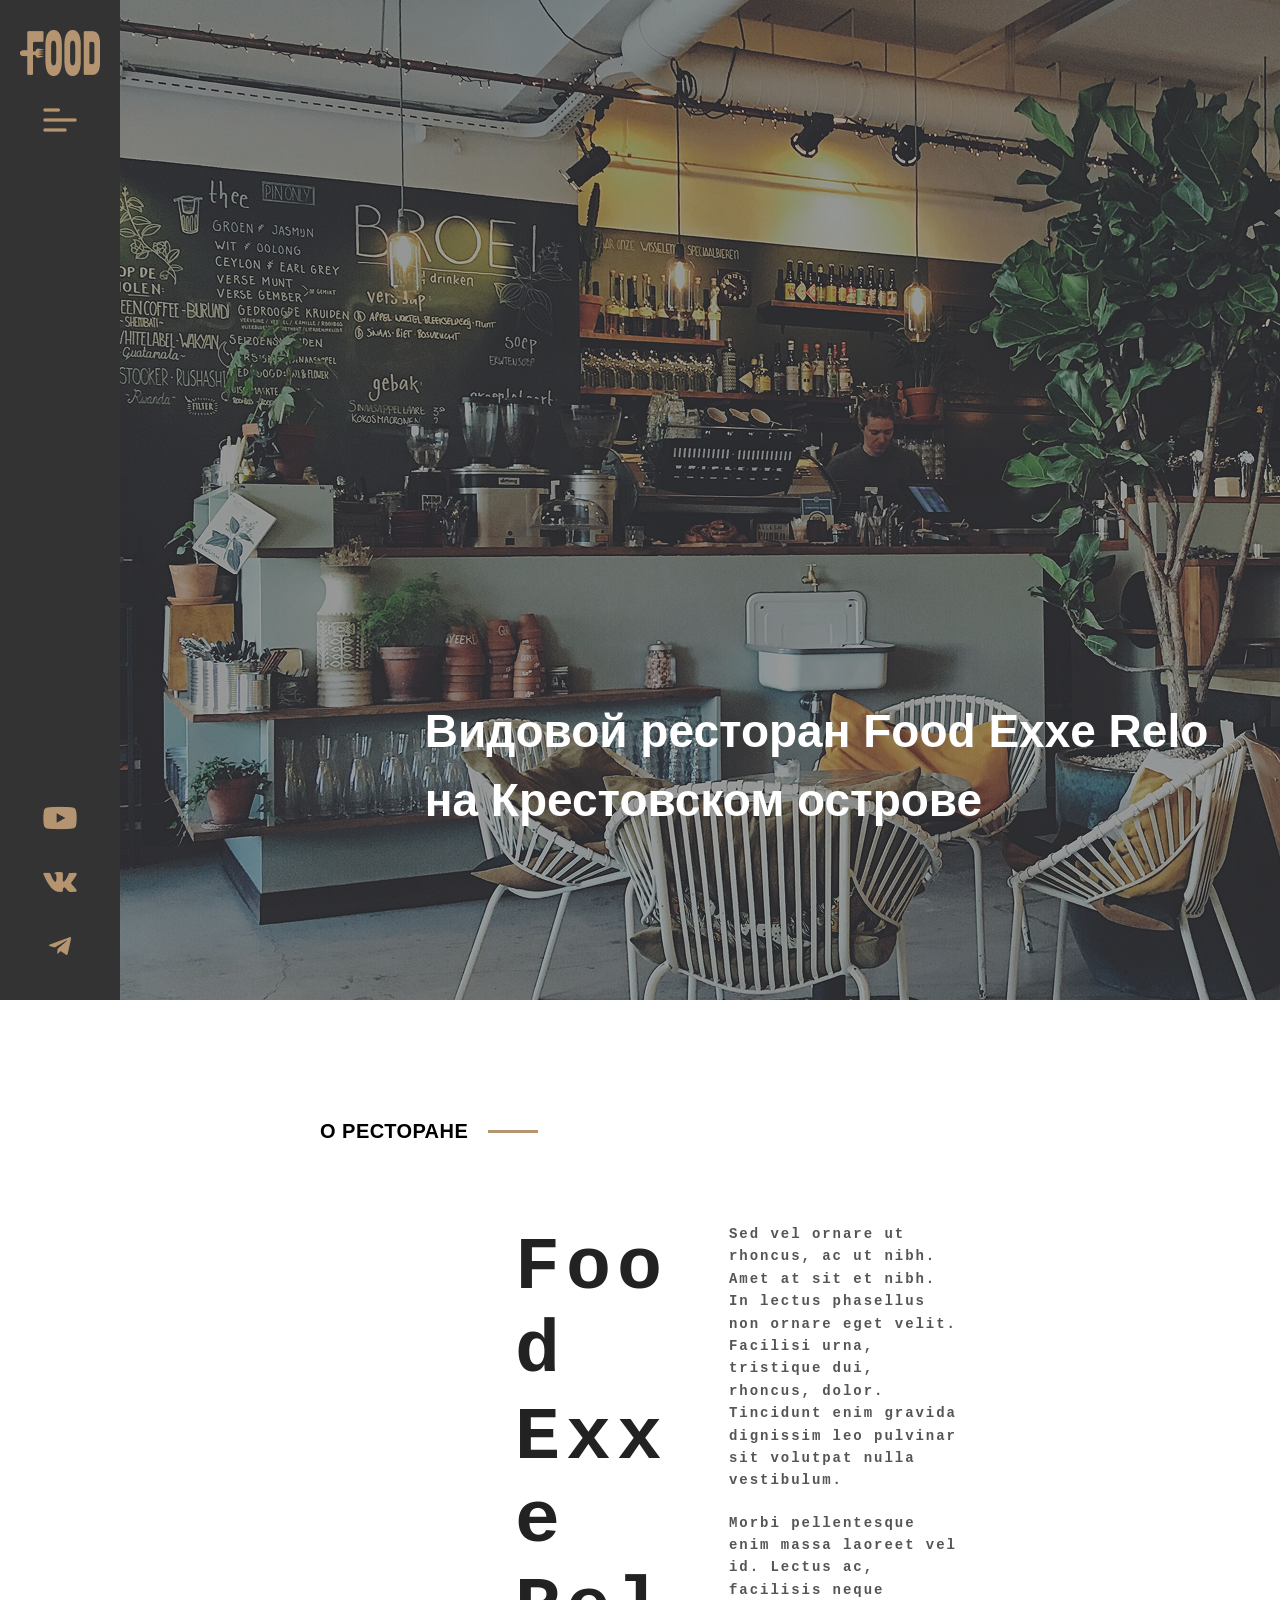
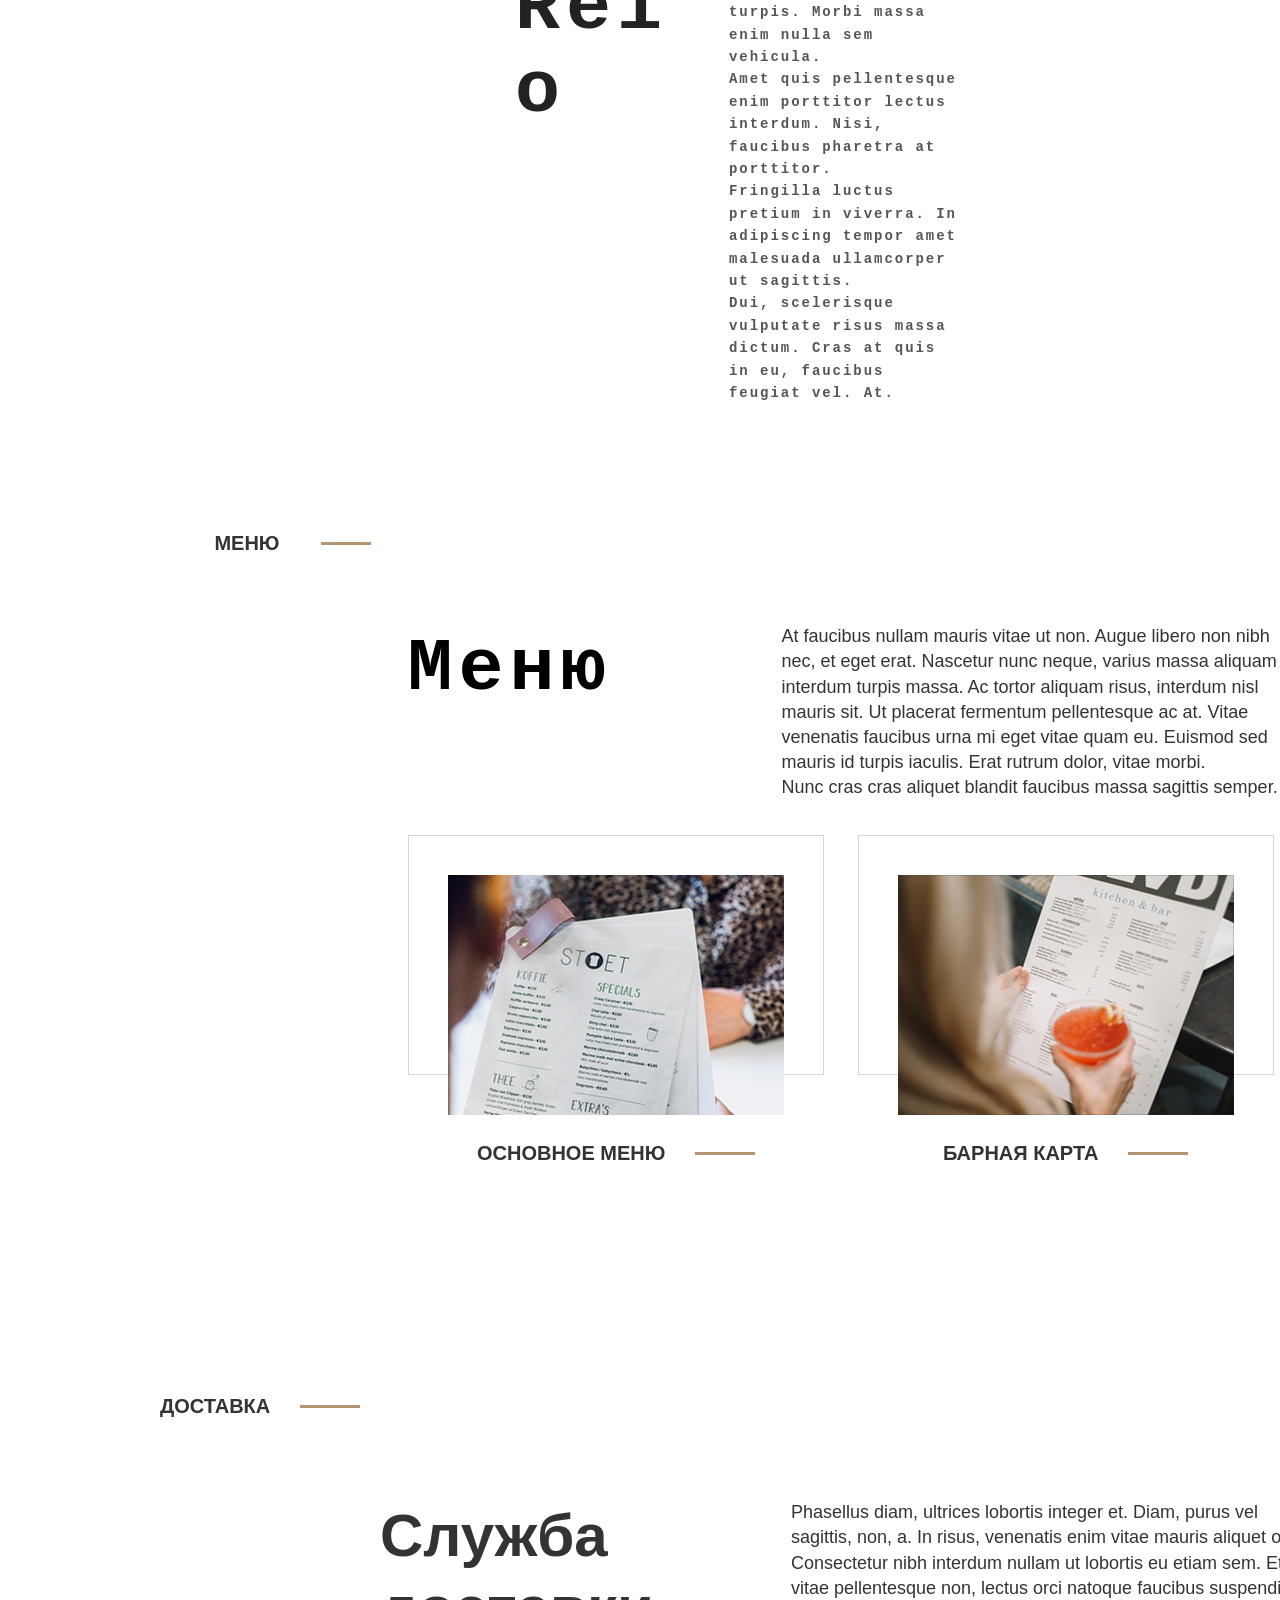
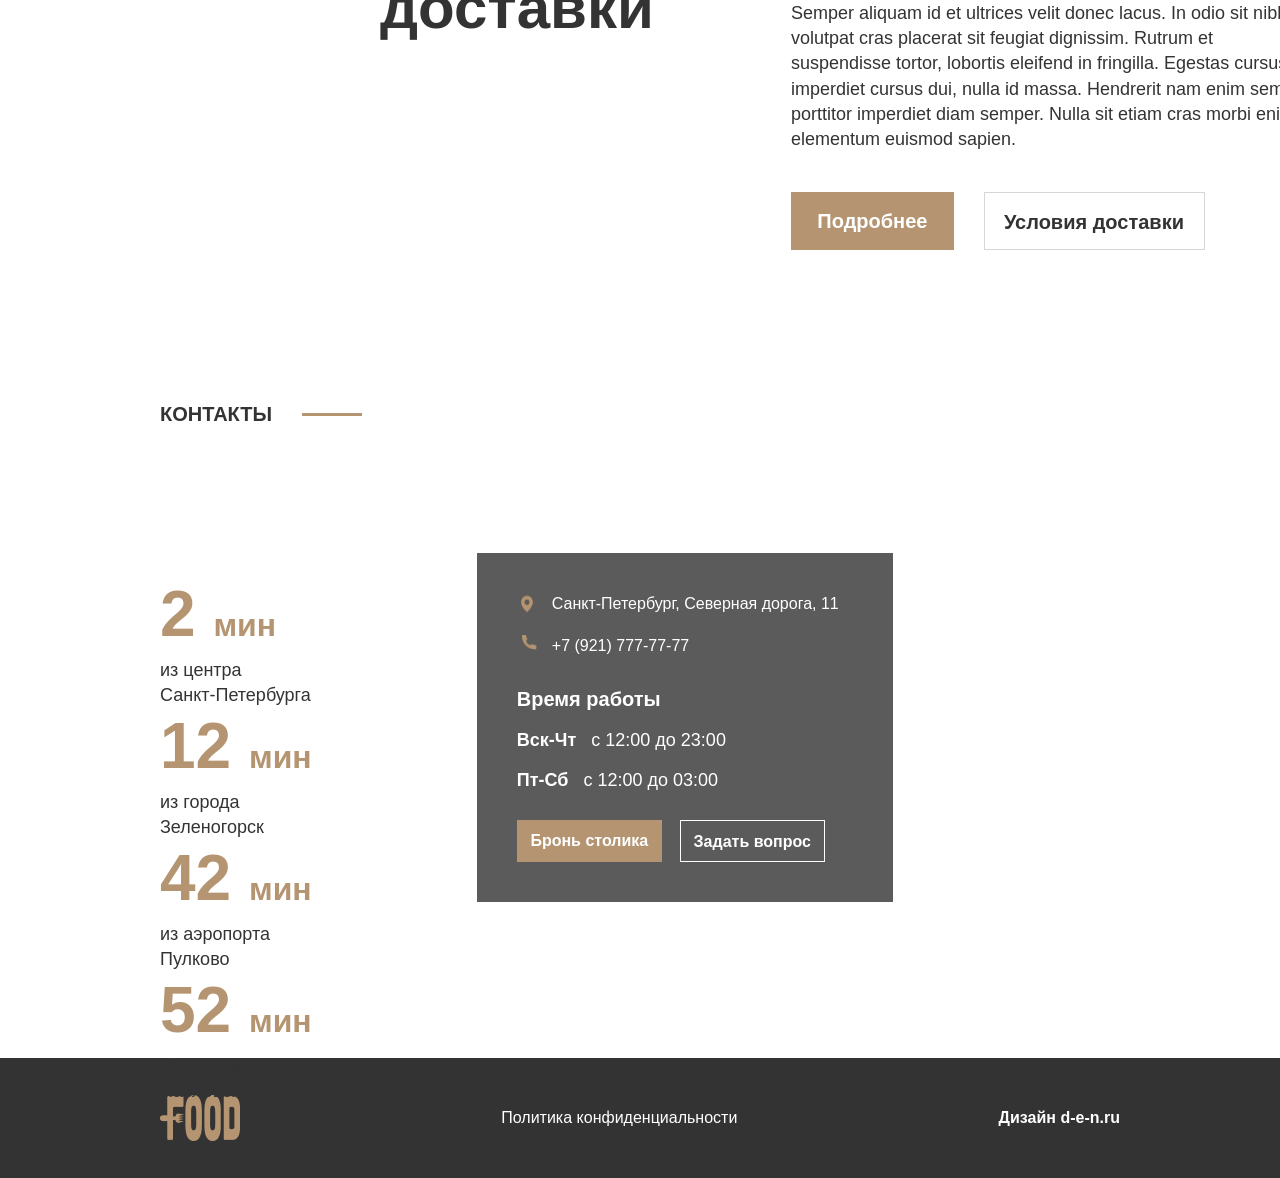
<file: index.html>
<!DOCTYPE html>
<html lang="en">
<head>
    <meta charset="UTF-8">
    <meta name="viewport" content="width=device-width, initial-scale=1.0">
    <title>restaurant</title>
    <link rel="stylesheet" href="style.css">
</head>
<body>
    <main>
    <section class="section_1">
        <section class="section_1_left">
            <div class="section_1_left_top">
                <a href=""><img src="asserts/logo.png" alt=""></a>
                <a href=""><img src="asserts/gg_menu_left.png" alt="" class="icons"></a>
            </div>
            <div class="section_1_left_bottom">
                <a href=""><img src="asserts/soc_icons1.png" alt="" class="icons"></a>
                <a href=""><img src="asserts/soc_icons2.png" alt="" class="icons"></a>
                <a href=""><img src="asserts/soc_icons3.png" alt="" class="icons"></a>
            </div>
        </section>
        <header class="header">
            <nav class="header_nav">
                <ul>
                    <li><a href="menu.html">Меню</a></li>
                    <li><a href="">Доставка</a></li>
                    <li><a href="">Оплата</a></li>
                </ul>
                <button class="button">Бронь столика</button>
            </nav>
        </header>
        <div class="text_container">
            <h1>Видовой ресторан Food Exxe Relo <br>на Крестовском острове</h1>
        </div>
    </section>
    <!-- <section class="section_2">
        <div class="section_2_container">
            <div class="section_2_header">
                <p class="section_2_label">О РЕСТОРАНЕ</p>
                <img src="asserts/Rectangle 37.png" alt="" class="section_2_line">
            </div>
            <div class="section_2_content">
                <h2 class="section_2_title">
                    Food <br>
                    Exxe <br>
                    Relo <br>
                </h2>
                <div class="section_2_text">
                    <p>Sed vel ornare ut rhoncus, ac ut nibh. Amet at sit et nibh. In lectus phasellus non ornare eget velit. Facilisi urna, tristique dui, rhoncus, dolor. Tincidunt enim gravida dignissim leo pulvinar sit volutpat nulla vestibulum.</p>
                    <p>Morbi pellentesque enim massa laoreet vel id. Lectus ac, facilisis neque turpis. Morbi massa enim nulla sem vehicula. Amet quis pellentesque enim porttitor lectus interdum. Nisi, faucibus pharetra at porttitor. Fringilla luctus pretium in viverra. In adipiscing tempor amet malesuada ullamcorper ut sagittis. Dui, scelerisque vulputate risus massa dictum. Cras at quis in eu, faucibus feugiat vel. At.</p>
                </div>
            </div>
        </div>
    </section> -->
    <section class="section_2">
        <div class="section_2_container">
            <div class="section_2_header">
                <p class="section_2_label">О РЕСТОРАНЕ</p>
                <img src="asserts/Rectangle 37.png" alt="" class="section_2_line">
            </div>
            <div class="section_2_content">
                <h2 class="section_2_title">
                    <div class="fx-focus" role="img" aria-label="FOCUS"><b aria-hidden="true" style="--i:0">F</b><b aria-hidden="true" style="--i:1">o</b><b aria-hidden="true" style="--i:2">o</b><b aria-hidden="true" style="--i:3">d</b></div>
                    <div class="fx-focus" role="img" aria-label="FOCUS"><b aria-hidden="true" style="--i:0">E</b><b aria-hidden="true" style="--i:1">x</b><b aria-hidden="true" style="--i:2">x</b><b aria-hidden="true" style="--i:3">e</b></div>
                    <div class="fx-focus" role="img" aria-label="FOCUS"><b aria-hidden="true" style="--i:0">R</b><b aria-hidden="true" style="--i:1">e</b><b aria-hidden="true" style="--i:2">l</b><b aria-hidden="true" style="--i:3">o</b></div>
                </h2>
                <div class="section_2_text">
                    <div class="fx-smoke" role="img" aria-label="SMOKE"><b aria-hidden="true" style="--i:0">Sed vel ornare ut rhoncus, ac ut nibh. Amet at sit et nibh. In lectus phasellus non ornare eget velit.</b><b aria-hidden="true" style="--i:1">Facilisi urna, tristique dui, rhoncus, dolor.</b><b aria-hidden="true" style="--i:2">Tincidunt enim gravida dignissim leo pulvinar sit volutpat nulla vestibulum.</b></div>
                    <div class="fx-smoke" role="img" aria-label="SMOKE"><b aria-hidden="true" style="--i:3">Morbi pellentesque enim massa laoreet vel id. Lectus ac, facilisis neque turpis. Morbi massa enim nulla sem vehicula.</b><b aria-hidden="true" style="--i:4">Amet quis pellentesque enim porttitor lectus interdum. Nisi, faucibus pharetra at porttitor.</b><b aria-hidden="true" style="--i:5">Fringilla luctus pretium in viverra. In adipiscing tempor amet malesuada ullamcorper ut sagittis.</b><b aria-hidden="true" style="--i:6">Dui, scelerisque vulputate risus massa dictum. Cras at quis in eu, faucibus feugiat vel. At.</b></div>  
                </div>
            </div>
        </div>
    </section>

    <section class="section_3">
        <section class="section_3_container">
            <section class="section_3_container_info">
                <div class="section_3_container_info_top">
                    <p class="section_3_container_info_p">МЕНЮ</p>
                    <img src="asserts/Rectangle 37.png" alt="">
                </div>
                <section class="section_3_container_text">
                    <section class="section_3_container_text_midle">
                        <!-- <h3>Меню</h3> --><div class="fx_focus" role="img" aria-label="FOCUS"><b aria-hidden="true" style="--i:0">М</b><b aria-hidden="true" style="--i:1">е</b><b aria-hidden="true" style="--i:2">н</b><b aria-hidden="true" style="--i:3">ю</b></div>
                        <p><span>At faucibus nullam mauris vitae ut non. Augue libero non nibh nec, 
                et eget erat. Nascetur nunc neque, varius massa aliquam interdum 
                turpis massa. Ac tortor aliquam risus, interdum nisl mauris sit. Ut 
                placerat fermentum pellentesque ac at. Vitae venenatis faucibus 
                urna mi eget vitae quam eu. Euismod sed mauris id turpis iaculis. Erat 
                rutrum dolor, vitae morbi.</span> <span>Nunc cras cras aliquet blandit faucibus massa sagittis semper.</span></p>
                    </section>
                    <section class="section_3_container_info_bottom">
                        <div class="section_3_left_bottom_card">
                            <img src="asserts/Group 22.png" alt="">
                            <div>
                                <p>ОСНОВНОЕ МЕНЮ</p>
                                <img src="asserts/Rectangle 37.png" alt="">
                            </div>
                        </div>
                        <div class="section_3_left_bottom_card">
                            <img src="asserts/Group 21.png" alt="">
                            <div>
                                <p>БАРНАЯ КАРТА</p>
                                <img src="asserts/Rectangle 37.png" alt="">
                            </div>
                        </div>
                    </section>
                </section>
            </section>
        </section>
    </section>

    <section class="section_4">
      <section class="section_4_conatainer">
        <section class="section_4_conatainer_info">
          <div class="section_4_conatainer_info_top">
            <p>доставка</p>
            <img src="/asserts/Rectangle 37.png" alt="">
          </div>
          <section class="section_4_conatainer_left_text">
            <h2>Служба доставки</h2>
            <section class="section_4_conatainer_right_text">
              <p>
                Phasellus diam, ultrices lobortis integer et. Diam, purus vel sagittis, 
                non, a. In risus, venenatis enim vitae mauris aliquet orci. Consectetur 
                nibh interdum nullam ut lobortis eu etiam sem. Et in vitae 
                pellentesque non, lectus orci natoque faucibus suspendisse. Semper 
                aliquam id et ultrices velit donec lacus. In odio sit nibh volutpat cras 
                placerat sit feugiat dignissim. Rutrum et suspendisse tortor, lobortis 
                eleifend in fringilla. Egestas cursus imperdiet cursus dui, nulla id 
                massa. Hendrerit nam enim semper porttitor imperdiet diam semper. 
                Nulla sit etiam cras morbi enim elementum euismod sapien.
              </p>
              <div class="section_4_conatainer_text_button">
                <button class="section_4_button1">Подробнее</button>
                <button class="section_4_button2">Условия доставки</button>
              </div>
            </section>
          </section>
        </section>
      </section>
    </section>

     <section class="section_5">
      <section class="section_5_conatainer">
        <section class="section_5_conatainer_info">
          <div class="section_5_conatainer_info_top">
            <p>контакты</p>
            <img src="asserts/Rectangle 37.png" alt="">
          </div>  
          <section class="section_5_conatainer_info_bottom">
            <div class="cards_time">
              <div class="card_time">
                <h2 class="time">2 <span>мин</span></h2>
                <p>из центра <br> Санкт-Петербурга</p>
              </div>
              <div class="card_time">
                <h2 class="time">12 <span>мин</span></h2>
                <p>из города <br> Зеленогорск</p>
              </div>
              <div class="card_time">
                <h2 class="time">42 <span>мин</span></h2>
                <p>из аэропорта <br> Пулково</p>
              </div>
              <div class="card_time">
                <h2 class="time">52 <span>мин</span></h2>
                <p>из города <br> Павловск</p>
              </div>
            </div>
            <iframe src="https://www.google.com/maps/embed?pb=!1m18!1m12!1m3!1d4613.197405998604!2d20.505691520748904!3d54.68149132976182!2m3!1f0!2f0!3f0!3m2!1i1024!2i768!4f13.1!3m3!1m2!1s0x46e33e00340bcaed%3A0x884fb8f41d3d61b8!2z0JHQuNC30L3QtdGBLdC60L7Qu9C70LXQtNC2!5e0!3m2!1sru!2sru!4v1792401359193!5m2!1sru!2sru" width="746" height="450" style="border:0;" allowfullscreen="" loading="lazy" referrerpolicy="strict-origin-when-cross-origin"></iframe>
            <div class="card_info">
              <div class="card_info_container">
                <div class="card_info_top">
                  <div>
                    <img src="asserts/ci_location.png" alt="">
                    <p>Санкт-Петербург, Северная дорога, 11</p>
                  </div>
                  <div class="vector1_bottom">
                    <img class="vector1" src="asserts/Vector.png" alt="">
                    <p>+7 (921) 777-77-77</p>
                  </div>
                </div>
                  <div class="card_info_medium">
                    <p class="time1">Время работы</p>
                    <p class="time2">Вск-Чт <span>с 12:00 до 23:00</span></p>
                    <p class="time2">Пт-Сб<span>с 12:00 до 03:00</span></p>
                  </div>
                  <div class="card_info_bottom">
                    <button class="card_info_bottom_btn1">Бронь столика</button>
                    <button class="card_info_bottom_btn2">Задать вопрос</button>
                  </div>
              </div>
            </div>
          </section>
        </section>
      </section>
    </section>
</main>
    <footer>
    <section class="footer_container">
      <img src="asserts/logo.png" alt="">
      <p class="footer_p1">Политика конфиденциальности</p>
      <p class="footer_p2">Дизайн d-e-n.ru</p>
    </section>
  </footer>
<script>
  document.addEventListener("DOMContentLoaded", () => {
    // Находим все элементы, к которым применяется анимация
    // Замените селектор на тот, который подходит под вашу структуру (например, '.fx-smoke b')
    const elements = document.querySelectorAll('.fx-smoke b');

    // Настраиваем наблюдатель
    const observer = new IntersectionObserver((entries, observer) => {
        entries.forEach(entry => {
            // Если элемент появился в зоне видимости
            if (entry.isIntersecting) {
                // Добавляем класс, запускающий анимацию
                entry.target.classList.add('is-visible');
                
                // Отключаем наблюдение за этим элементом, 
                // чтобы анимация не запускалась повторно при скролле туда-сюда
                observer.unobserve(entry.target);
            }
        });
    }, {
        threshold: 0.1 // Сработает, когда элемент покажется на 10%
    });

    // Запускаем наблюдение за каждым элементом
    elements.forEach(el => observer.observe(el));
});
</script>
</body>
</html>
</file>
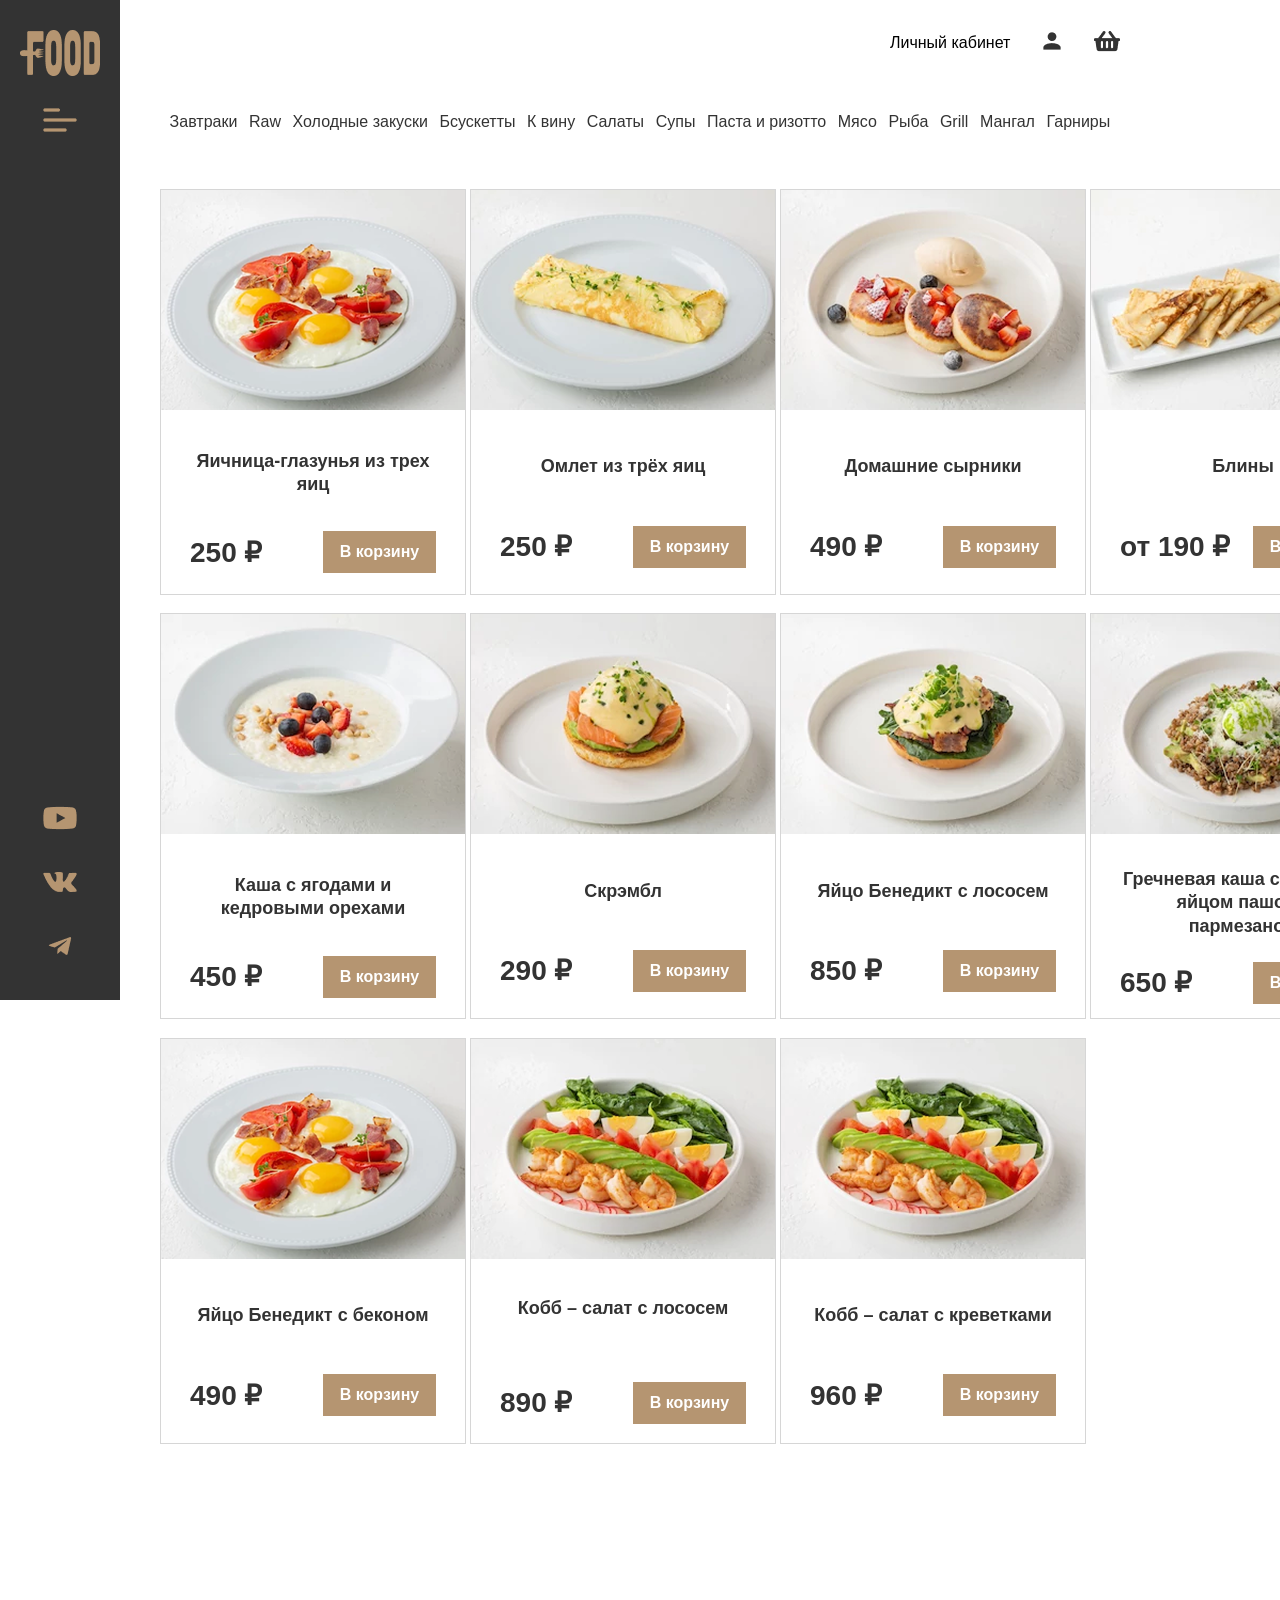
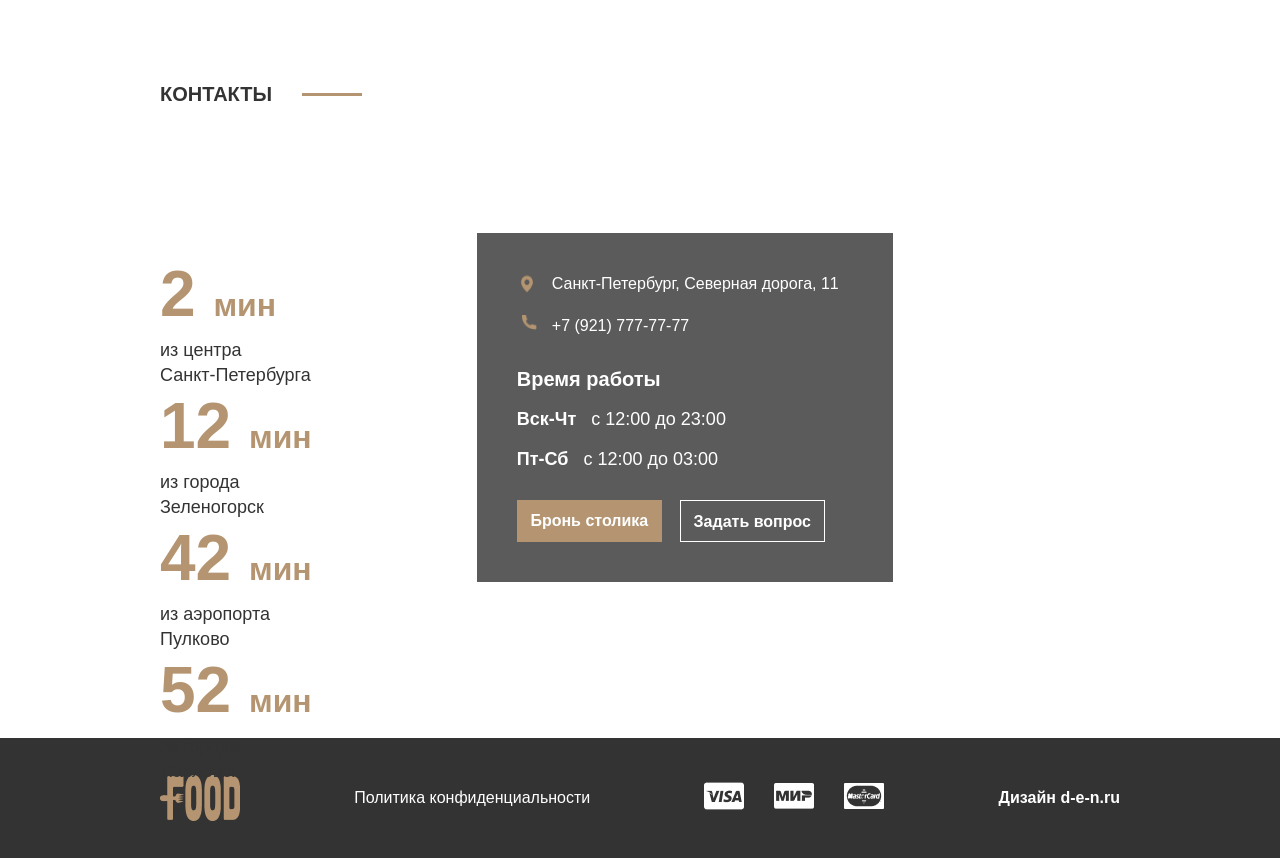
<file: menu.html>
<!DOCTYPE html>
<html lang="en">
<head>
    <meta charset="UTF-8">
    <meta name="viewport" content="width=device-width, initial-scale=1.0">
    <link rel="stylesheet" href="style.css">
    <link rel="stylesheet" href="menu.css">
    <title>menu</title>
</head>
<body>
    <main>
<section class="menu">
    <section class="section_1_left">
        <div class="section_1_left_top">
            <a href="index.html"><img src="asserts/logo.png" alt=""></a>
            <a href=""><img src="asserts/gg_menu_left.png" alt="" class="icons"></a>
        </div>
        <div class="section_1_left_bottom">
            <a href=""><img src="asserts/soc_icons1.png" alt="" class="icons"></a>
            <a href=""><img src="asserts/soc_icons2.png" alt="" class="icons"></a>
            <a href=""><img src="asserts/soc_icons3.png" alt="" class="icons"></a>
        </div>
    </section>
    <div class="menu_glav">

        <section class="menu_container">

            <section class="menu_header">
                <div>
                    <p>Личный кабинет</p>
                    <a href=""><img src="img_m/mdi_account.png" alt=""></a>
                    <a href=""><img src="img_m/fa-solid_shopping-basket.png" alt=""></a>
                </div>
            </section>

        <div class="menu_container_center">
            <ul>
                <li><a href="">Завтраки</a></li>
                <li><a href="">Raw</a></li>
                <li><a href="">Холодные закуски</a></li>
                <li><a href="">Бсускетты</a></li>
                <li><a href="">К вину</a></li>
                <li><a href="">Салаты</a></li>
                <li><a href="">Супы</a></li>
                <li><a href="">Паста и ризотто </a></li>
                <li><a href="">Мясо</a></li>
                <li><a href="">Рыба </a></li>
                <li><a href="">Grill </a></li>
                <li><a href="">Мангал </a></li>
                <li><a href="">Гарниры</a></li>
            </ul>
        </div>

            <section class="menu_container_cards">
                <div class="menu_container_card">
                    <a href="product.html"><img src="img_m/menu1.png" alt=""></a>
                    <div class="menu_container_card_text">
                        <p>Яичница-глазунья из трех яиц</p>
                        <div class="menu_container_card_text_btn">
                            <p>250 ₽</p>
                            <button>В корзину</button>
                        </div>
                    </div>
                </div>
                <div class="menu_container_card">
                    <img src="img_m/menu2.png" alt="">
                    <div class="menu_container_card_text">
                            <p>Омлет из трёх яиц</p>
                        <div class="menu_container_card_text_btn">
                            <p>250 ₽</p>
                            <button>В корзину</button>
                        </div>
                    </div>
                </div>

                <div class="menu_container_card">
                    <img src="img_m/menu3.png" alt="">
                    <div class="menu_container_card_text">
                        <p>Домашние сырники</p>
                        <div class="menu_container_card_text_btn">
                            <p>490 ₽</p>
                            <button>В корзину</button>
                        </div>
                    </div>
                </div>

                <div class="menu_container_card">
                    <img src="img_m/menu4.png" alt="">
                    <div class="menu_container_card_text">
                        <p>Блины</p>
                        <div class="menu_container_card_text_btn">
                            <p>от 190 ₽</p>
                            <button>В корзину</button>
                        </div>
                    </div>
                </div>

                <div class="menu_container_card">
                    <img src="img_m/menu5.png" alt="">
                    <div class="menu_container_card_text">
                        <p>Каша c ягодами и кедровыми орехами</p>
                        <div class="menu_container_card_text_btn">
                            <p>450 ₽</p>
                            <button>В корзину</button>
                        </div>
                    </div>
                </div>

                <div class="menu_container_card">
                    <img src="img_m/menu6.png" alt="">
                    <div class="menu_container_card_text">
                        <p>Скрэмбл</p>
                        <div class="menu_container_card_text_btn">
                            <p>290 ₽</p>
                            <button>В корзину</button>
                        </div>
                    </div>
                </div>

                <div class="menu_container_card">
                    <img src="img_m/menu7.png" alt="">
                    <div class="menu_container_card_text">
                        <p>Яйцо Бенедикт с лососем</p>
                        <div class="menu_container_card_text_btn">
                            <p>850 ₽</p>
                            <button>В корзину</button>
                        </div>
                    </div>
                </div>

                <div class="menu_container_card">
                    <img src="img_m/menu8.png" alt="">
                    <div class="menu_container_card_text">
                        <p>Гречневая каша с авокадо, яйцом пашот и пармезаном</p>
                        <div class="menu_container_card_text_btn">
                            <p>650 ₽</p>
                            <button>В корзину</button>
                        </div>
                    </div>
                </div>

                <div class="menu_container_card">
                    <img src="img_m/menu9.png" alt="">
                    <div class="menu_container_card_text">
                        <p>Яйцо Бенедикт с беконом</p>
                        <div class="menu_container_card_text_btn">
                            <p>490 ₽</p>
                            <button>В корзину</button>
                        </div>
                    </div>
                </div>

                <div class="menu_container_card">
                    <img src="img_m/menu10.png" alt="">
                    <div class="menu_container_card_text">
                        <p class="text_title">Кобб – салат с лососем</p>
                        <div class="menu_container_card_text_btn">
                            <p>890 ₽</p>
                            <button>В корзину</button>
                        </div>
                    </div>
                </div>

                <div class="menu_container_card">
                    <img src="img_m/menu11.png" alt="">
                    <div class="menu_container_card_text">
                        <p>Кобб – салат с креветками</p>
                        <div class="menu_container_card_text_btn">
                            <p>960 ₽</p>
                            <button>В корзину</button>
                        </div>
                    </div>
                </div>
            </section>

        </section>
        
    </div>
    
</section>
<section class="section_5">
      <section class="section_5_conatainer">
        <section class="section_5_conatainer_info">
          <div class="section_5_conatainer_info_top">
            <p>контакты</p>
            <img src="asserts/Rectangle 37.png" alt="">
          </div>  
          <section class="section_5_conatainer_info_bottom">
            <div class="cards_time">
              <div class="card_time">
                <h2 class="time">2 <span>мин</span></h2>
                <p>из центра <br> Санкт-Петербурга</p>
              </div>
              <div class="card_time">
                <h2 class="time">12 <span>мин</span></h2>
                <p>из города <br> Зеленогорск</p>
              </div>
              <div class="card_time">
                <h2 class="time">42 <span>мин</span></h2>
                <p>из аэропорта <br> Пулково</p>
              </div>
              <div class="card_time">
                <h2 class="time">52 <span>мин</span></h2>
                <p>из города <br> Павловск</p>
              </div>
            </div>
            <iframe src="https://www.google.com/maps/embed?pb=!1m18!1m12!1m3!1d4613.197405998604!2d20.505691520748904!3d54.68149132976182!2m3!1f0!2f0!3f0!3m2!1i1024!2i768!4f13.1!3m3!1m2!1s0x46e33e00340bcaed%3A0x884fb8f41d3d61b8!2z0JHQuNC30L3QtdGBLdC60L7Qu9C70LXQtNC2!5e0!3m2!1sru!2sru!4v1792401359193!5m2!1sru!2sru" width="746" height="450" style="border:0;" allowfullscreen="" loading="lazy" referrerpolicy="strict-origin-when-cross-origin"></iframe>
            <div class="card_info">
              <div class="card_info_container">
                <div class="card_info_top">
                  <div>
                    <img src="asserts/ci_location.png" alt="">
                    <p>Санкт-Петербург, Северная дорога, 11</p>
                  </div>
                  <div class="vector1_bottom">
                    <img class="vector1" src="asserts/Vector.png" alt="">
                    <p>+7 (921) 777-77-77</p>
                  </div>
                </div>
                  <div class="card_info_medium">
                    <p class="time1">Время работы</p>
                    <p class="time2">Вск-Чт <span>с 12:00 до 23:00</span></p>
                    <p class="time2">Пт-Сб<span>с 12:00 до 03:00</span></p>
                  </div>
                  <div class="card_info_bottom">
                    <button class="card_info_bottom_btn1">Бронь столика</button>
                    <button class="card_info_bottom_btn2">Задать вопрос</button>
                  </div>
              </div>
            </div>
          </section>
        </section>
</section>
</main>
<footer>
    <section class="footer_container">
      <img src="asserts/logo.png" alt="">
      <p class="footer_p1">Политика конфиденциальности</p>
      <div>
        <a href=""><img src="img_m/visa-svgrepo-com 1.png" alt=""></a>
        <a href=""><img src="img_m/mir-svgrepo-com 1.png" alt=""></a>
        <a href=""><img src="img_m/mastercard-svgrepo-com 1.png" alt=""></a>
      </div>
      <p class="footer_p2">Дизайн d-e-n.ru</p>
    </section>
  </footer>
</body>
</html>
</file>
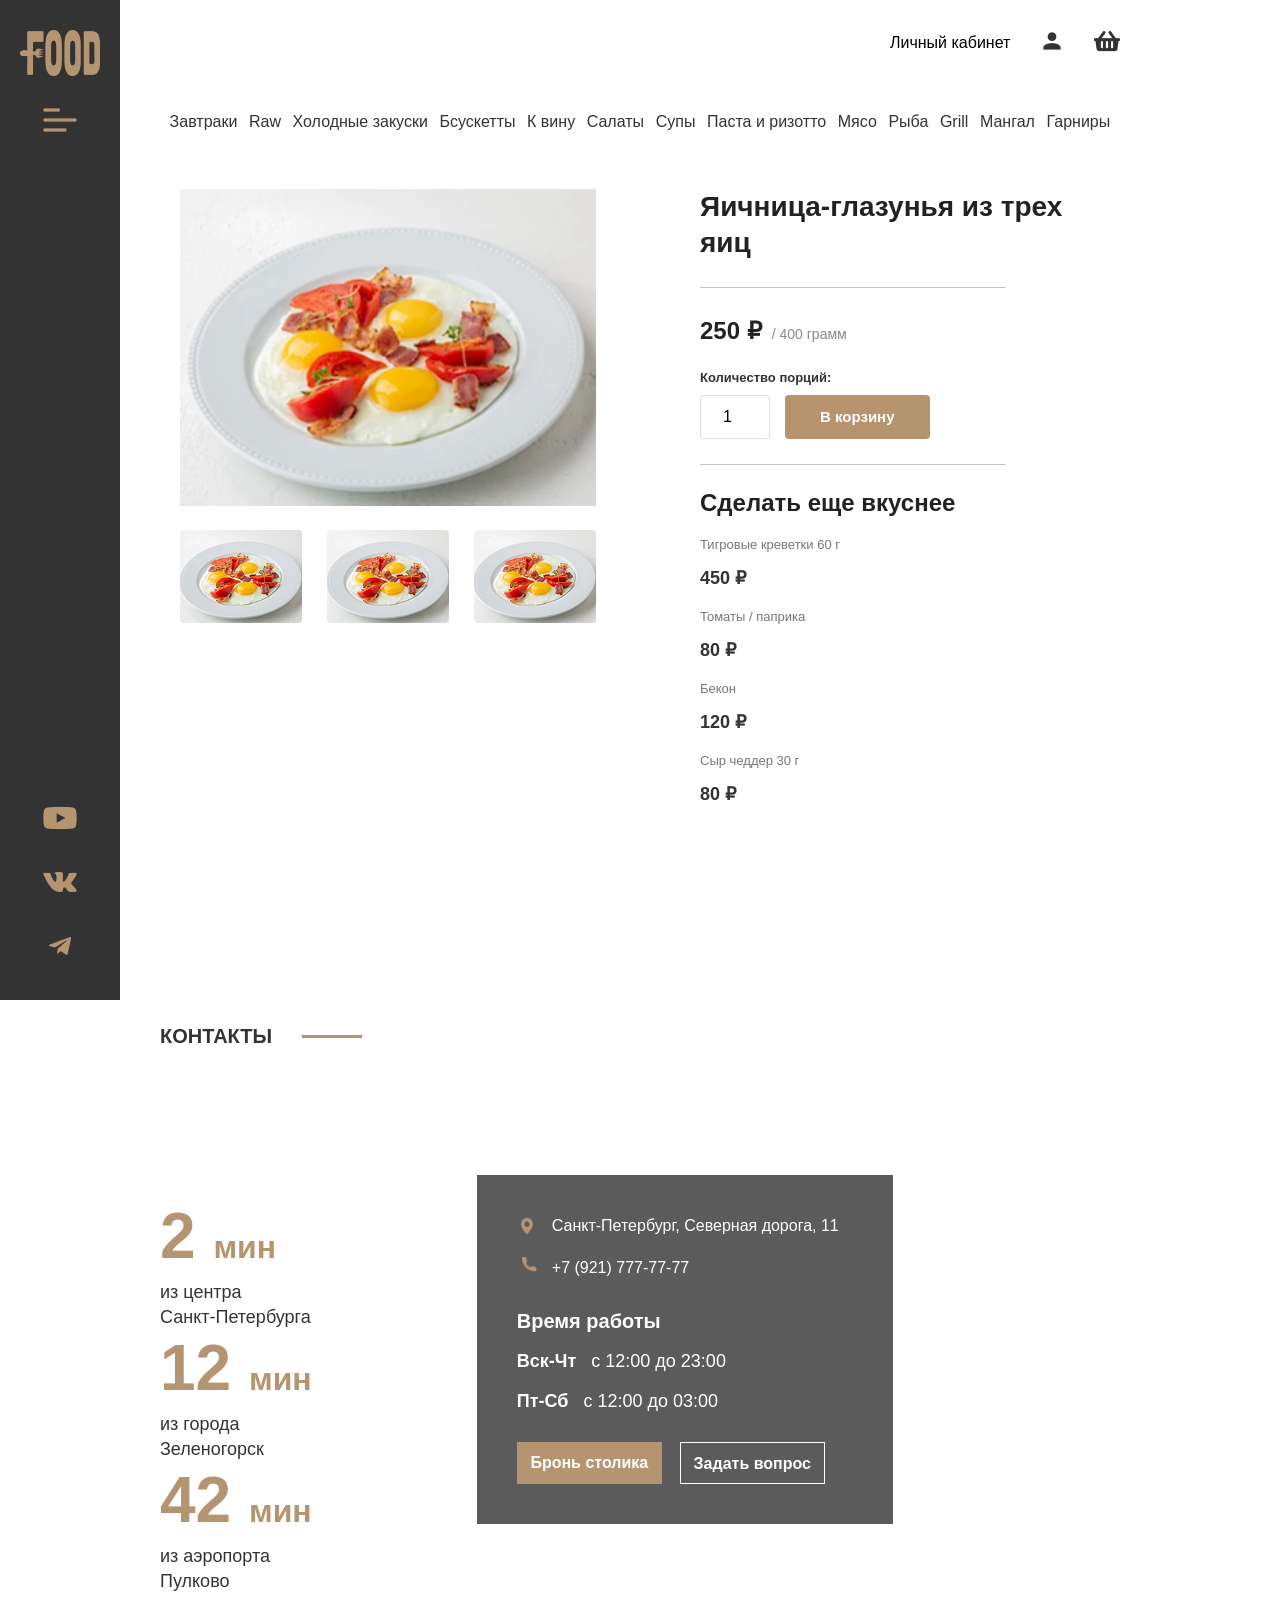
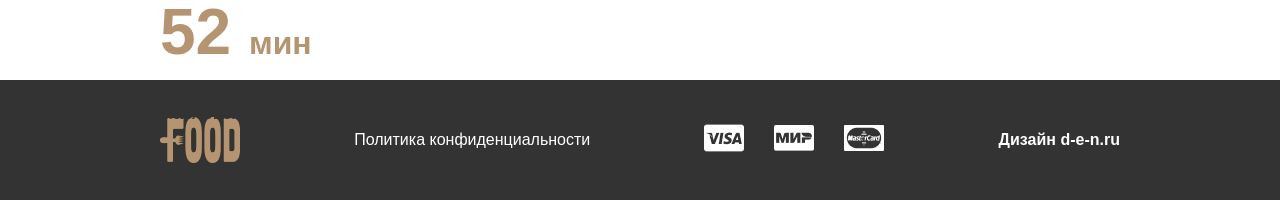
<file: product.html>
<!DOCTYPE html>
<html lang="en">
<head>
    <meta charset="UTF-8">
    <meta name="viewport" content="width=device-width, initial-scale=1.0">
    <link rel="stylesheet" href="style.css">
    <link rel="stylesheet" href="menu.css">
    <link rel="stylesheet" href="product.css">
    <title>product</title>
</head>
<body>
<main>
    <section class="menu_product">
    <section class="section_1_left">
        <div class="section_1_left_top">
            <a href="index.html"><img src="asserts/logo.png" alt=""></a>
            <a href=""><img src="asserts/gg_menu_left.png" alt="" class="icons"></a>
        </div>
        <div class="section_1_left_bottom">
            <a href=""><img src="asserts/soc_icons1.png" alt="" class="icons"></a>
            <a href=""><img src="asserts/soc_icons2.png" alt="" class="icons"></a>
            <a href=""><img src="asserts/soc_icons3.png" alt="" class="icons"></a>
        </div>
    </section>
    <div class="menu_glav">

        <section class="menu_container">

            <section class="menu_header">
                <div>
                    <p>Личный кабинет</p>
                    <a href=""><img src="img_m/mdi_account.png" alt=""></a>
                    <a href=""><img src="img_m/fa-solid_shopping-basket.png" alt=""></a>
                </div>
            </section>

        <div class="menu_container_center">
            <ul>
                <li><a href="">Завтраки</a></li>
                <li><a href="">Raw</a></li>
                <li><a href="">Холодные закуски</a></li>
                <li><a href="">Бсускетты</a></li>
                <li><a href="">К вину</a></li>
                <li><a href="">Салаты</a></li>
                <li><a href="">Супы</a></li>
                <li><a href="">Паста и ризотто </a></li>
                <li><a href="">Мясо</a></li>
                <li><a href="">Рыба </a></li>
                <li><a href="">Grill </a></li>
                <li><a href="">Мангал </a></li>
                <li><a href="">Гарниры</a></li>
            </ul>
        </div>
        <section class="product">
        <div class="product_container">
            <div class="product_gallery">
                <img src="img_m/menu1.png" alt="" width="416" height="317">
                <div class="product_gallery_small">
                    <img src="img_m/Rectangle 60.png" alt="">
                    <img src="img_m/Rectangle 60.png" alt="">
                    <img src="img_m/Rectangle 60.png" alt="">
                </div>
            </div>
            <div class="product_text">
                <h3>Яичница-глазунья из трех яиц</h3>
                <div class="diviber"><img src="img_m/Line 5.png" alt=""></div>
                <div class="price_row">
                    <span class="price">250 ₽</span>
                    <span class="weight">/ 400 грамм</span>
                </div>
                <span class="product_label">Количество порций:</span>
                <div class="buy_controls">
                    <input type="number" value="1" min="1" class="quantity_input">
                    <button class="btn_add">В корзину</button>
                </div>
                <div class="diviber2"><img src="img_m/Line 5.png" alt=""></div>
                <h4 class="extras_title">Сделать еще вкуснее</h4>
                <label class="extra_item">
                    <div class="extra_info">
                        <span class="extra_name">Тигровые креветки 60 г</span>
                        <span class="extra_price">450 ₽</span>
                    </div>
                </label>
                    <label class="extra_item">
                    <div class="extra_info">
                        <span class="extra_name">Томаты / паприка</span>
                        <span class="extra_price">80 ₽</span>
                    </div>
                </label>
                    <label class="extra_item">
                    <div class="extra_info">
                        <span class="extra_name">Бекон</span>
                        <span class="extra_price">120 ₽</span>
                    </div>
                </label>
                                <label class="extra_item">
                    <div class="extra_info">
                        <span class="extra_name">Сыр чеддер 30 г</span>
                        <span class="extra_price">80 ₽</span>
                    </div>
                </label>
            </div>
        </div>
        </section>
        </section>
    </div>
    </section>
<section class="section_5">
      <section class="section_5_conatainer">
        <section class="section_5_conatainer_info">
          <div class="section_5_conatainer_info_top">
            <p>контакты</p>
            <img src="asserts/Rectangle 37.png" alt="">
          </div>  
          <section class="section_5_conatainer_info_bottom">
            <div class="cards_time">
              <div class="card_time">
                <h2 class="time">2 <span>мин</span></h2>
                <p>из центра <br> Санкт-Петербурга</p>
              </div>
              <div class="card_time">
                <h2 class="time">12 <span>мин</span></h2>
                <p>из города <br> Зеленогорск</p>
              </div>
              <div class="card_time">
                <h2 class="time">42 <span>мин</span></h2>
                <p>из аэропорта <br> Пулково</p>
              </div>
              <div class="card_time">
                <h2 class="time">52 <span>мин</span></h2>
                <p>из города <br> Павловск</p>
              </div>
            </div>
            <iframe src="https://www.google.com/maps/embed?pb=!1m18!1m12!1m3!1d4613.197405998604!2d20.505691520748904!3d54.68149132976182!2m3!1f0!2f0!3f0!3m2!1i1024!2i768!4f13.1!3m3!1m2!1s0x46e33e00340bcaed%3A0x884fb8f41d3d61b8!2z0JHQuNC30L3QtdGBLdC60L7Qu9C70LXQtNC2!5e0!3m2!1sru!2sru!4v1792401359193!5m2!1sru!2sru" width="746" height="450" style="border:0;" allowfullscreen="" loading="lazy" referrerpolicy="strict-origin-when-cross-origin"></iframe>
            <div class="card_info">
              <div class="card_info_container">
                <div class="card_info_top">
                  <div>
                    <img src="asserts/ci_location.png" alt="">
                    <p>Санкт-Петербург, Северная дорога, 11</p>
                  </div>
                  <div class="vector1_bottom">
                    <img class="vector1" src="asserts/Vector.png" alt="">
                    <p>+7 (921) 777-77-77</p>
                  </div>
                </div>
                  <div class="card_info_medium">
                    <p class="time1">Время работы</p>
                    <p class="time2">Вск-Чт <span>с 12:00 до 23:00</span></p>
                    <p class="time2">Пт-Сб<span>с 12:00 до 03:00</span></p>
                  </div>
                  <div class="card_info_bottom">
                    <button class="card_info_bottom_btn1">Бронь столика</button>
                    <button class="card_info_bottom_btn2">Задать вопрос</button>
                  </div>
              </div>
            </div>
          </section>
        </section>
</section>
</main>
<footer>
    <section class="footer_container">
      <img src="asserts/logo.png" alt="">
      <p class="footer_p1">Политика конфиденциальности</p>
      <div>
        <a href=""><img src="img_m/visa-svgrepo-com 1.png" alt=""></a>
        <a href=""><img src="img_m/mir-svgrepo-com 1.png" alt=""></a>
        <a href=""><img src="img_m/mastercard-svgrepo-com 1.png" alt=""></a>
      </div>
      <p class="footer_p2">Дизайн d-e-n.ru</p>
    </section>
  </footer>
</body>
</html>
</file>
<file: style.css>
*{
    margin: 0;
    padding: 0;
    box-sizing: border-box;
}
body{
    overflow-x: hidden;
    font-family: 'Helvetica Neue', Helvetica, Arial, sans-serif;
}
:root { --ink: currentColor; --ink-2: #FF4FD8; --ink-3: #4FF8FF; }
.section_1{
    width: 1920px;
    height: 1000px;
    background-image: url(asserts/Rectangle_30.png);
}
.section_1_left{
    width: 120px;
    height: 1000px;
    background-color: #333333;
    display: flex;
    flex-direction: column;
    align-items: center;
    justify-content: space-between;
    position: fixed;
}
.section_1_left_top{
    display: flex;
    flex-direction: column;
    align-items: center;
    justify-content: center;
    gap: 20px;
    padding: 30px;
}
.section_1_left_bottom{
    display: flex;
    flex-direction: column;
    align-items: center;
    justify-content: center;
    gap: 20px;
    margin-bottom: 30px;
}
.header{
    width: 1825px;
    height: 100px;
    display: flex;
    justify-content: flex-end;
    align-items: center;
    box-sizing: border-box;
}
.header_nav{
    width: 465px;
    height: 42px;
    display: flex;
    align-items: center;
    justify-content: space-between;
}
.header_nav ul{
    list-style: none;
    width: 254px;
    height: 100%;
    display: flex;
    align-items: center;
    justify-content: space-between;
    gap: 5px;
}
.header_nav ul li a{
    text-decoration: none;
    color: white;
    font-size: 16px;
    transition: 0.3s;
}
.header_nav ul li a:hover{
    color: #B59571;
}
.button{
    width: 145px;
    height: 42px;
    background-color: #B59571;
    border: none;
    font-weight: bold;
    color: white;
    cursor: pointer;
}
.text_container{
    width: 1633px;
    height: 735px;
    display: flex;
    flex-direction: column;
    align-items: center;
    justify-content: flex-end;
}
.text_container h1{
    color: white;
    font-family: Arial, sans-serif;
    font-size: 46px;
    font-weight: 750;
    line-height: 1.5;
    text-align: left;
    transition: 1s;
}
.text_container h1:hover{
    color: #B59571;
}
.section_2{
    width: 100%;
    padding: 120px 0;
}
.section_2_container{
    max-width: 1076px;
    margin:  0 300px;
    padding: 0 20px;
}
.section_2_header{
    width: 228px;
    display: flex;
    align-items: center;
    gap: 20px;
    margin-bottom: 80px;
}
.section_2_label{
    font-size: 20px;
    font-weight: 700;
    letter-spacing: 0.5px;
}
.section_2_line{
    width: 50px;
    height: 3px;
    display: block;
}
.section_2_content{
    display: grid;
    grid-template-columns: 1fr 1.5fr;
    gap: 60px;
    align-items: start;
    margin-left: 195px;
}
.fx-focus {
  font: 600 75px/1.1 "JetBrains Mono", monospace;
  letter-spacing: .08em;
  color: var(--ink);
  margin: 5px 0;
  padding: 0;
}
.fx-focus b {
  font-weight: inherit;
  display: inline-block;
  animation: fx-focus 2.6s ease-in-out infinite;
  animation-delay: calc(var(--i) * .18s);
  
}
@keyframes fx-focus {
  0%, 100% { filter: blur(0);   opacity: 1; }
  50%      { filter: blur(7px); opacity: .35; }
}
.section_2_title{
    font-size: 64px;
    line-height: 1.1;
    font-weight: 600;
    color: #222;
    letter-spacing: -1px;
    margin: 0;
}
:root { --ink: currentColor; --ink-2: #FF4FD8; --ink-3: #1d1010; }
.fx-smoke {
  font: 800 15px/1.1 "JetBrains Mono", monospace;
  letter-spacing: .14em;
  color: var(--ink);
}
.fx-smoke b {
  font-weight: inherit;
  display: inline-block;
  /* animation: fx-smoke 6.4s ease-in-out 1;
  animation-delay: calc(var(--i) * .16s); */
}
.fx-smoke b.is-visible {
    /* 1 — проиграть один раз. forwards — оставить конечное состояние (opacity: 0) */
    animation: fx-smoke 3.4s ease-in-out 1 forwards;
    animation-delay: calc(var(--i) * .16s);
}
@keyframes fx-smoke {
  0%, 42%   { transform: none; opacity: 1; filter: blur(0); color: var(--ink); }
  62%       { color: var(--ink-3); }
  78%       { transform: translate(6px, -22px) rotate(14deg) scale(1.45); opacity: 0; filter: blur(7px); }
  79%       { transform: translateY(10px) scale(.8); opacity: 0; filter: blur(4px); }
  92%, 100% { transform: none; opacity: 1; filter: blur(0); }
}
.section_2_text div{
    font-size: 14px;
    line-height: 1.6;
    color: #555;
    margin-bottom: 20px;
}
.section_2_text div:last-child{
    margin-bottom: 0
}
.section_2_text div{
    font-size: 14px;
    line-height: 1.6;
    color: #555;
    margin-bottom: 20px;
}
.section_2_text div:last-child{
    margin-bottom: 0
}
.section_3{
    width: 100%;
    height: 868px;
    display: flex;
    justify-content: center;
}
.section_3_container{
    width: 66.5%;
    height: 710px;
}
.section_3_container_info{
    width: 1076px;
    height: 100%;
    display: flex;
    flex-direction: column;
    justify-content: space-between;
}
.section_3_container_info_top{
    width: 157px;
    height: 28px;
    display: flex;
    justify-content: space-between;
    align-items: center;
}
.section_3_container_info_p{
    padding-top: 5px;
    height: 28px;
    font-weight: 700;
    font-size: 20px;
    line-height: 1.4;
    text-transform: uppercase;
    color: #333333;
}
.section_3_container_info_top img{
    width: 50px;
    height: 3px;
    margin-top: 10px;
    display: block;
}
.section_3_container_text{
    width: 100%;
    height: 610px;
    display: flex;
    flex-direction: column;
    justify-content: space-between;
    align-items: flex-end;
}
.section_3_container_text_midle{
    width: 883px;
    display: flex;
    justify-content: space-between;
}
.fx_focus {
  font: 600 75px/1.1 "JetBrains Mono", monospace;
  letter-spacing: .08em;
  color: var(--ink);
  margin: 5px 0;
  padding: 0;
}
.fx_focus b {
  font-weight: inherit;
  display: inline-block;
  animation: fx-focus 2.6s ease-in-out infinite;
  animation-delay: calc(var(--i) * .18s);
  
}
@keyframes fx_focus {
  0%, 100% { filter: blur(0);   opacity: 1; }
  50%      { filter: blur(7px); opacity: .35; }
}
.section_3_container_text_midle h3{
    font-weight: 700;
    font-size: 64px;
    line-height: 1.2;
    color: #333333;
}
.section_3_container_text_midle p{
    width: 509px;
    height: 137px;
    display: flex;
    flex-direction: column;
    justify-content: space-between;
}
.section_3_container_text_midle p span{
    font-weight: 400;
    font-size: 18px;
    line-height: 1.4;
    color: #333333;
}
.section_3_container_info_bottom{
    width: 899px;
    display: flex;
    justify-content: space-around;
    margin-bottom: 67px;
}
.section_3_left_bottom_card{
    height: 332px;
    display: flex;
    flex-direction: column;
    justify-content: space-between;
    align-items: center;
}
.section_3_left_bottom_card div{
    width: 290px;
    display: flex;
    justify-content: center;
    align-items: center;
    gap: 30px;
}
.section_3_left_bottom_card div p{
    font-weight: 700;
    font-size: 20px;
    line-height: 1.4;
    text-transform: uppercase;
    color: #333333;
    text-align: center;
}
.section_3_left_bottom_card div img{
    width: 60px;
    height: 3px;
}
.section_4{
    width: 100%;
    height: 608px;
    display: flex;
    justify-content: center;
}
.section_4_conatainer{
    width: 75%;
    height: 458px;
}
.section_4_conatainer_info{
    width: 1076px;
    height: 100%;
    display: flex;
    flex-direction: column;
    justify-content: space-between;
}
.section_4_conatainer_info_top{
    width: 200px;
    height: 28px;
    display: flex;
    justify-content: space-between;
    align-items: center;
}

.section_4_conatainer_info_top p{
    color: #333333;
    font-weight: 700;
    font-size: 20px;
    line-height: 140%;
    text-transform: uppercase;
}

.section_4_conatainer_info_top img{
    /* padding-bottom: 5px; */
    text-align: center;
}

.section_4_conatainer_left_text{
    width: 856px;
    height: 350px;
    align-self: flex-end;
    display: flex;
    justify-content: space-between;
}

.section_4_conatainer_left_text h2{
    font-weight: 700;
    font-size: 60px;
    line-height: 1.2;
    color: #333333;
}

.section_4_conatainer_right_text{
    width: 52%;
    height: 100%;
    display: flex;
    flex-direction: column;
    justify-content: space-between;
}

.section_4_conatainer_right_text p{
    width: 526px;
    font-weight: 400;
    font-size: 18px;
    line-height: 1.4;
    color: #333333;
    margin-bottom: 20px;
}

.section_4_conatainer_text_button{
    width: 414px;
    height: 58px;
    display: flex;
    justify-content: space-between;
    align-items: center;
}
.section_4_button1{
    border: none; 
    padding: -1px 30px;
    width: 163px;
    height: 58px;
    background-color: #B59571;
    cursor: pointer;
    font-weight: 700;
    font-size: 20px;
    line-height: 1.4;
    color: white;
    transition: opacity 0.1s;
}

.section_4_button1:active{
    opacity: 0.8;
}

.section_4_button2{
    border: 1px solid rgba(51, 51, 51, 0.2);
    padding: 15px 19px;
    width: 221px;
    height: 58px;
    display: flex;
    background: white;
    font-weight: 700;
    font-size: 20px;
    line-height: 1.4;
    color:#333333;
    text-align: center;
    transition: background-color 0.2s;
    cursor: pointer;
}

.section_4_button2:hover{
    background-color: white;
}

.section_4_button2:active{
    background-color: darkgray;
}
.section_5{
    width: 100%;
    height: 658px;
    display: flex;
    justify-content: center;
}
.section_5_conatainer{
    width: 75%;
    height: 558px;
}
.section_5_conatainer_info{
    width: 100%;
    height: 100%;
    display: flex;
    flex-direction: column;
    justify-content: space-between;
}
.section_5_conatainer_info_top{
    width: 202px;
    height: 28px;
    display: flex;
    justify-content: space-between;
    align-items: center;
}

.section_5_conatainer_info_top p {
    font-weight: 700;
    font-size: 20px;
    line-height: 1.4;
    text-transform: uppercase;
    color: #333333;
}

.section_5_conatainer_info_top img {
    text-align: center;
}

.section_5_conatainer_info_bottom{
    width: 100%;
    height: 450px;
    display: flex;
    justify-content: space-between;
    position: relative;
}
.cards_time{
    width: 416px;
    height: 314px;
    display: flex;
    justify-content: space-between;
    flex-wrap: wrap;
    align-self: center;
}
.card_time{
    width: 196px;
    height: 132px;
    display: flex;
    flex-direction: column;
    justify-content: space-between;
}

.card_time p{
    font-weight: 400;
    font-size: 18px;
    line-height: 1.4;
    color: #333333;
}

.time{
    font-weight: 700;
    font-size: 64px;
    line-height: 1.2;
    color: #B59571;
}

.time span{
    font-weight: 700;
    font-size: 32px;
    line-height: 1.2;
}

.card_info{
    width: 416px;
    height: 349px;
    display: flex;
    justify-content: center;
    align-items: center;
    background: #5b5b5b;

    position: absolute;
    left: 33%;
    top: 10%;
    
}

.card_info_container{
    width: 336px;
    height: 269px;
    display: flex;
    flex-direction: column;
    justify-content: space-between;
}

.card_info_top{
    width: 336px;
    height: 64px;
    display: flex;
    flex-direction: column;
    justify-content: space-between;
}

.card_info_top div{
    width: 100%;
    height: 22px;
    display: flex;
    gap: 15px;
}

.card_info_top div p{
    font-weight: 400;
    font-size: 16px;
    line-height: 1.4;
    color: white;
}
.vector1{
    width: 15px;
    height: 15px;
}
.vector1_bottom{
    margin-left: 5px;
}
.card_info_medium{
    width: 100%;
    height: 108px;
    display: flex;
    flex-direction: column;
    justify-content: space-between;
}
.time1{
    color: white;
    font-weight: 700;
    font-size: 20px;
    line-height: 1.4;
}
.time2{
    color: white;
    font-weight: 700;
    font-size: 18px;
    line-height: 1.4;
    display: flex;
    gap: 15px;
}

.time2 span{
    font-weight: 400;
    font-size: 18px;
    line-height: 1.4;
}

.card_info_bottom {
    width: 308px;
    height: 42px;
    display: flex;
    justify-content: space-between;
    
}

.card_info_bottom_btn1 {
    padding: 10px 10px;
    width: 145px;
    height: 42px;
    background-color: #B59571;
    border: none;
    cursor: pointer;
    font-weight: 700;
    font-size: 16px;
    line-height: 140%;
    text-align: center;
    color: white;
}

.card_info_bottom_btn2 {
    border: 1px solid white;
    padding: 10px 10px;
    width: 145px;
    height: 42px;
    background: #5b5b5b;
    cursor: pointer;
    font-weight: 700;
    font-size: 16px;
    line-height: 1.4;
    text-align: center;
    color: white;
}
footer {
    width: 100%;
    height: 120px;
    background-color: #333333;
    display: flex;
    justify-content: center;
}

.footer_container {
    width: 75%;
    height: 100%;
    display: flex;
    justify-content: space-between;
    align-items: center;
}
.footer_p1 {
    color:white;
    font-weight: 400;
    font-size: 16px;
    line-height: 1.4;
}
.footer_p2 {
    font-weight: 700;
    font-size: 16px;
    line-height: 1.4;
    color: white;
}
</file>
<file: menu.css>
.menu{
    width: 100%;
    height: 1680px;
    display: flex;
}
.menu_glav{
    width: 100%;
    height: 100%;
    background-color: white;
    display: flex;
    justify-content: center;
}
.menu_container{
    width: 75%;
    height: 1458px;
    display: flex;
    flex-direction: column;
    justify-content: space-between;
    align-items: center;
    padding-top: 30px;
}
.menu_header{
    width: 100%;
    height: 26px;
    display: flex;
    justify-content: flex-end;
}
.menu_header div{
    width: 230px;
    display: flex;
    justify-content: space-between;
    align-items: center;
}
.menu_container_center{
    width: 98%;
    display: flex;
    justify-content: center;
}
.menu_container_center ul{
    width: 100%;
    display: flex;
    justify-content: space-between;
    list-style: none;
}
.menu_container_center ul li a{
    font-weight: 400;
    font-size: 16px;
    line-height: 1.4;
    color: #333;
    border-bottom: 2px solid opacity;
    text-decoration: none;
}
.menu_container_center ul li a:hover{
    border-bottom: 3px solid #B59571;
}
.menu_container_cards{
    width: 100%;
    height: 1269px;
    display: grid;
    /* flex-wrap: wrap;
    justify-content: space-between;
    row-gap: 24px; */
    grid-template-columns: repeat(4, 1fr);
    gap: 4px;
}
.menu_container_card{
    width: 306px;
    height: 406px;
    border: 1px solid rgba(51, 51, 51, 0.2);
    display: flex;
    flex-direction: column;
    justify-content: space-between;
    align-items: center;
}
.menu_container_card a{
    text-decoration: none;
    display: block;
    outline: none;
}
.menu_container_card img{
    width: 100%;
    display: block;
}
.menu_container_card_text{
    width: 246px;
    height: 162px;
    display: flex;
    flex-direction: column;
    justify-content: space-around;
    padding-bottom: 3px;
    text-align: center;
}
.menu_container_card_text p{
    font-weight: bold;
    font-size: 18px;
    line-height: 1.3;
    text-align: center;
    color: #333;
}
.text_title{
    margin-bottom: 30px;
}
.menu_container_card_text_btn{
    width: 100%;
    height: 42px;
    display: flex;
    justify-content: space-between;
    align-items: center;
}
.menu_container_card_text_btn p{
    font-weight: 700;
    font-size: 28px;
    line-height: 1.4;
}
.menu_container_card_text_btn button{
    padding: 10px 15px;
    width: 113px;
    height: 42px;
    background-color: #B59571;
    border: none;
    color: white;
    font-weight: 700;
    font-size: 16px;
    line-height: 1.4;
    text-align: center;
    cursor: pointer;
}
footer div {
  width: 180px;
  height: 40px;
  display: flex;
  justify-content: space-between;
  align-items: center;
}
</file>
<file: product.css>
.menu_product{
    width: 100%;
    height: 1022px;
    display: flex;
}
.product{
    width: 100%;
    height: 1269px;
    display: flex;
}
.product_container{
    width: 75%;
    width: 1269px;
    display: flex;
    justify-content: center;
}
.product_gallery{
    flex: 1;
    max-width: 450px;
    margin-right: 70px;
}
.product_gallery_small{
    width: 416px;
    height: 93px;
    display: flex;
    justify-content: space-between;
    margin-top: 20px;
}
.product_gallery_small img {
    height: auto;
    border-radius: 4px;
    cursor: pointer;
    opacity: 1;
    transition: transform 0.2s;
}

.product_gallery_small img:hover {
    transform: translateY(-2px);
}
.product_text{
    flex: 1;
    max-width: 400px;
}
h3{
    font-size: 28px;
    font-weight: 600;
    line-height: 1.3;
    margin-bottom: 25px;
    color: #222;
}
.diviber img{
    width: 306px;
    margin-bottom: 25px;
}
.price_row{
    display: flex;
    align-items: baseline;
    gap: 10px;
    margin-bottom: 25px;
}
.price{
    font-size: 24px;
    font-weight: 600;
    color: #222;
}
.weight{
    color: #888;
    font-size: 14px;
}
.product_label{
    font-size: 13px;
    color: #333;
    font-weight: 600;
    margin-bottom: 10px;
    display: block;
}
.buy_controls{
    display: flex;
    gap: 15px;
}
.quantity_input{
    width: 70px;
    padding: 12px;
    border: 1px solid #ddd;
    border-radius: 4px;
    font-size: 16px;
    text-align: center;
    outline: none;
}
.btn_add{
    background-color: #b5946e;
    color: white;
    border: none;
    padding: 12px 35px;
    font-size: 15px;
    font-weight: 600;
    border-radius: 4px;
    cursor: pointer;
    transition: background 0.3s;
}
.btn_add:hover{
    background-color: #9d7d58;
}
.diviber2 img{

    margin-top: 25px;
}
.extras_title{
    font-size: 24px;
    font-weight: 700;
    margin-bottom: 20px;
    margin-top: 20px;
    color: #222;
}
.extra_item{
    display: flex;
    justify-content: space-between;
    align-items: center;
    margin-bottom: 20px;
    cursor: pointer;
}
.extra_info{
    display: flex;
    flex-direction: column;
    gap: 15px;
}
.extra_name{
    font-size: 13px;
    color: #777;
}
.extra_price{
    font-size: 18px;
    font-weight: 600;
    color: #333;
}
</file>
